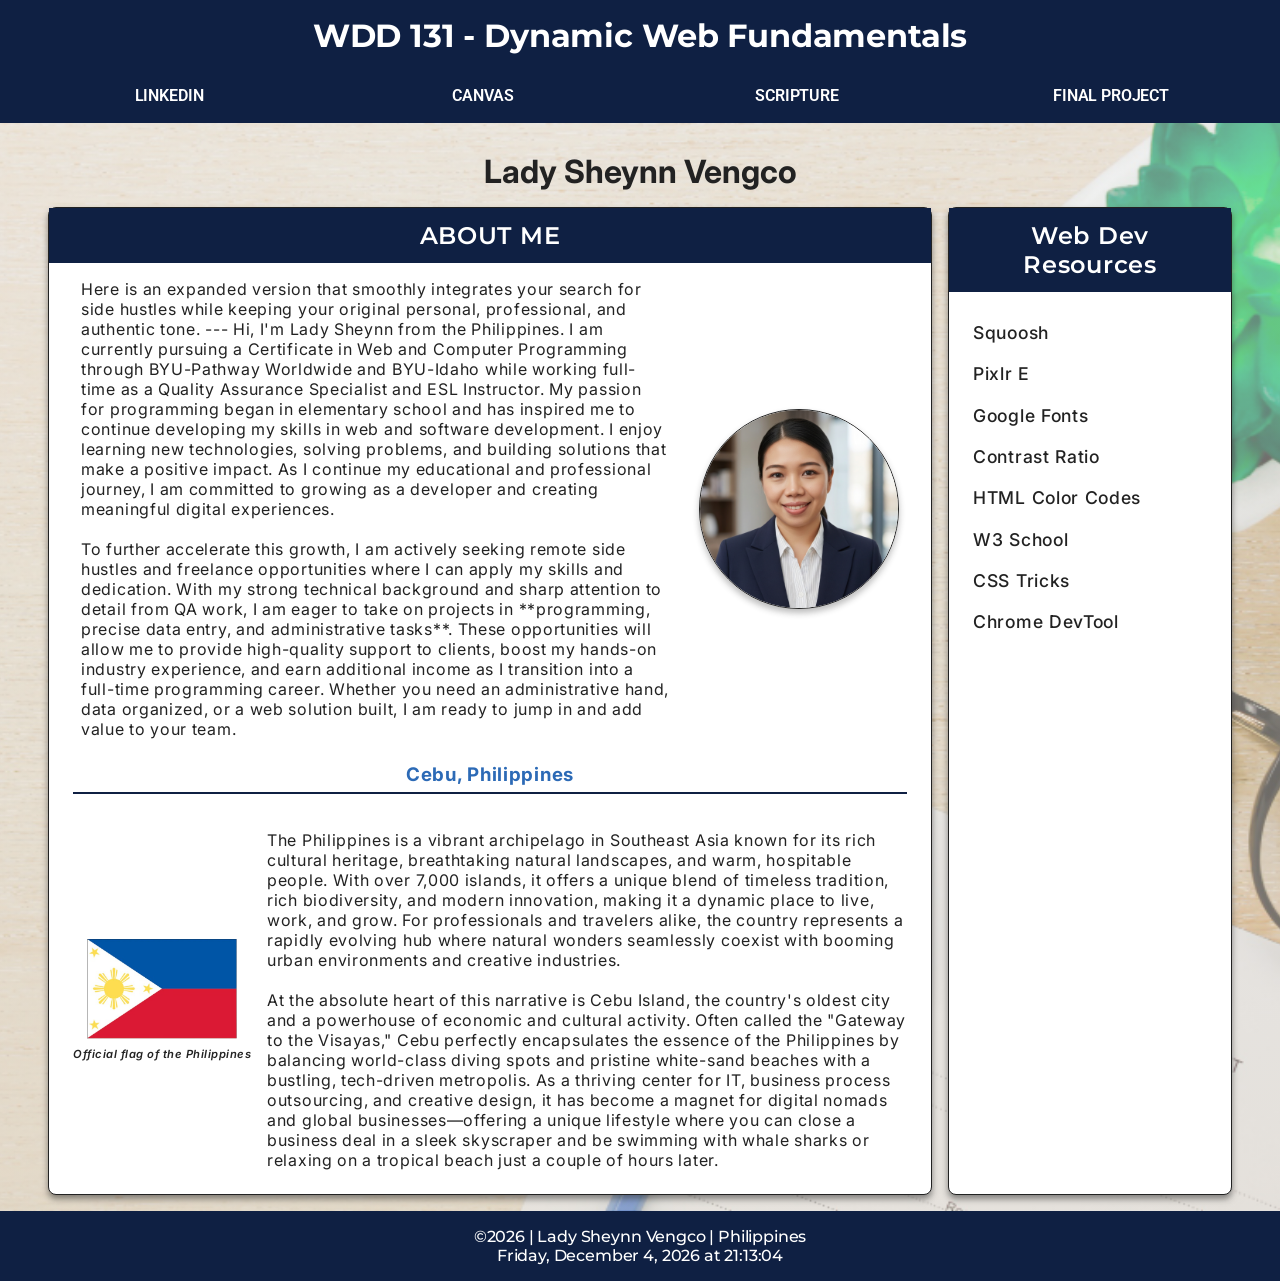
<file: index.html>
<!DOCTYPE html>
<html lang="en">
<head>
    <meta charset="UTF-8">
    <meta name="viewport" content="width=device-width, initial-scale=1.0">
    <title>WDD 131 - Dynamic Web Fundamentals - Lady Sheynn Vengco</title>
    <meta name="description" content="WDD131: Dynamic Web Fundamentals Project - Lady Sheynn V. - Profile Project">
    <meta name="author" content="Lady Sheynn Vengco">
    
    <link rel="stylesheet" href="styles/base.css">
    <link rel="preconnect" href="https://fonts.googleapis.com">
    <link rel="preconnect" href="https://fonts.gstatic.com" crossorigin>
    <link
        href="https://fonts.googleapis.com/css2?family=Inter:ital,opsz,wght@0,14..32,100..900;1,14..32,100..900&family=Montserrat:ital,wght@0,100..900;1,100..900&family=Roboto:ital,wght@0,100..900;1,100..900&display=swap"
        rel="stylesheet">

    <script src="scripts/getdates.js" defer></script>
</head>
<body>
    <header>
        <div class="course-title">
            <span id="course-title">WDD 131 - Dynamic Web Fundamentals</span>
        </div>
        <nav>
            <a href="www.linkedin.com/in/lsvengco">LINKEDIN</a>
            <a href="https://byupw.instructure.com/.">CANVAS</a>
            <a href="https://www.churchofjesuschrist.org/study/scriptures/nt/james/2?lang=eng&id=p18#p18">SCRIPTURE</a>
            <a href="index.html">FINAL PROJECT</a>
        </nav>
    </header>
    <main>
        <h1>Lady Sheynn Vengco</h1>
        <section class="card about-me">
            <h2 class="heading">ABOUT ME</h2>
            <div class="introduction">
                <p class="content">
                    Here is an expanded version that smoothly integrates your search for side hustles while keeping your original personal,
                    professional, and authentic tone.
                    
                    ---
                    
                    Hi, I'm Lady Sheynn from the Philippines. I am currently pursuing a Certificate in Web and Computer Programming through
                    BYU-Pathway Worldwide and BYU-Idaho while working full-time as a Quality Assurance Specialist and ESL Instructor. My
                    passion for programming began in elementary school and has inspired me to continue developing my skills in web and
                    software development. I enjoy learning new technologies, solving problems, and building solutions that make a positive
                    impact. As I continue my educational and professional journey, I am committed to growing as a developer and creating
                    meaningful digital experiences. <br><br>
                    
                    To further accelerate this growth, I am actively seeking remote side hustles and freelance opportunities where I can
                    apply my skills and dedication. With my strong technical background and sharp attention to detail from QA work, I am
                    eager to take on projects in **programming, precise data entry, and administrative tasks**. These opportunities will
                    allow me to provide high-quality support to clients, boost my hands-on industry experience, and earn additional income
                    as I transition into a full-time programming career. Whether you need an administrative hand, data organized, or a web
                    solution built, I am ready to jump in and add value to your team.
                </p>
                <img src="images/profile-pic.png" alt="Lady Sheynn" width="200">
            </div>
            <div class="country"> 
                <h3>Cebu, Philippines</h3>
                <figure class="flag-container">
                    <img src="images/philippine-flag.png" alt="Philippine Flag" width="150">
                    <figcaption class="flag-label">Official flag of the Philippines</figcaption>
                </figure>
                <p class="content">
                    The Philippines is a vibrant archipelago in Southeast Asia known for its rich cultural heritage, breathtaking natural
                    landscapes, and warm, hospitable people. With over 7,000 islands, it offers a unique blend of timeless tradition, rich
                    biodiversity, and modern innovation, making it a dynamic place to live, work, and grow. For professionals and travelers
                    alike, the country represents a rapidly evolving hub where natural wonders seamlessly coexist with booming urban
                    environments and creative industries. <br><br>
                    
                    At the absolute heart of this narrative is Cebu Island, the country's oldest city and a powerhouse of economic and
                    cultural activity. Often called the "Gateway to the Visayas," Cebu perfectly encapsulates the essence of the Philippines
                    by balancing world-class diving spots and pristine white-sand beaches with a bustling, tech-driven metropolis. As a
                    thriving center for IT, business process outsourcing, and creative design, it has become a magnet for digital nomads and
                    global businesses—offering a unique lifestyle where you can close a business deal in a sleek skyscraper and be swimming
                    with whale sharks or relaxing on a tropical beach just a couple of hours later.
                    
                    <!-- I am proud to be from the Philippines, a beautiful Southeast Asian nation known for its diverse culture, stunning
                    islands, and the warmth and resilience of its people. -->
                </p>
            </div>
        </section>
        <section class="card resources">
            <h2 class="heading">Web Dev Resources</h2>
            <ul>
                <li><a href="https://squoosh.app/" target="_blank">Squoosh</a></li>
                <li><a href="https://pixlr.com/editor/" target="_blank">Pixlr E</a></li>
                <li><a href="https://fonts.google.com/" target="_blank">Google Fonts</a></li>
                <li><a href="https://www.siegemedia.com/contrast-ratio?ref=frontendchecklist#%23ffd6d6-on-%23702963">Contrast Ratio</a></li>
                <li><a href="https://htmlcolorcodes.com/" target="_blank">HTML Color Codes</a></li>
                <li><a href="https://www.w3schools.com/" target="_blank">W3 School</a></li>
                <li><a href="https://css-tricks.com/guides/" target="_blank">CSS Tricks</a></li>
                <li><a href="https://developer.chrome.com/docs/devtools/" target="_blank">Chrome DevTool</a></li>
            </ul>
        </section>
    </main>
    <footer>
        <p>&copy;<span id="currentyear"></span> | Lady Sheynn Vengco | Philippines</p>
        <p id="lastModified"></p>
    </footer>
</body>
</html>
</file>
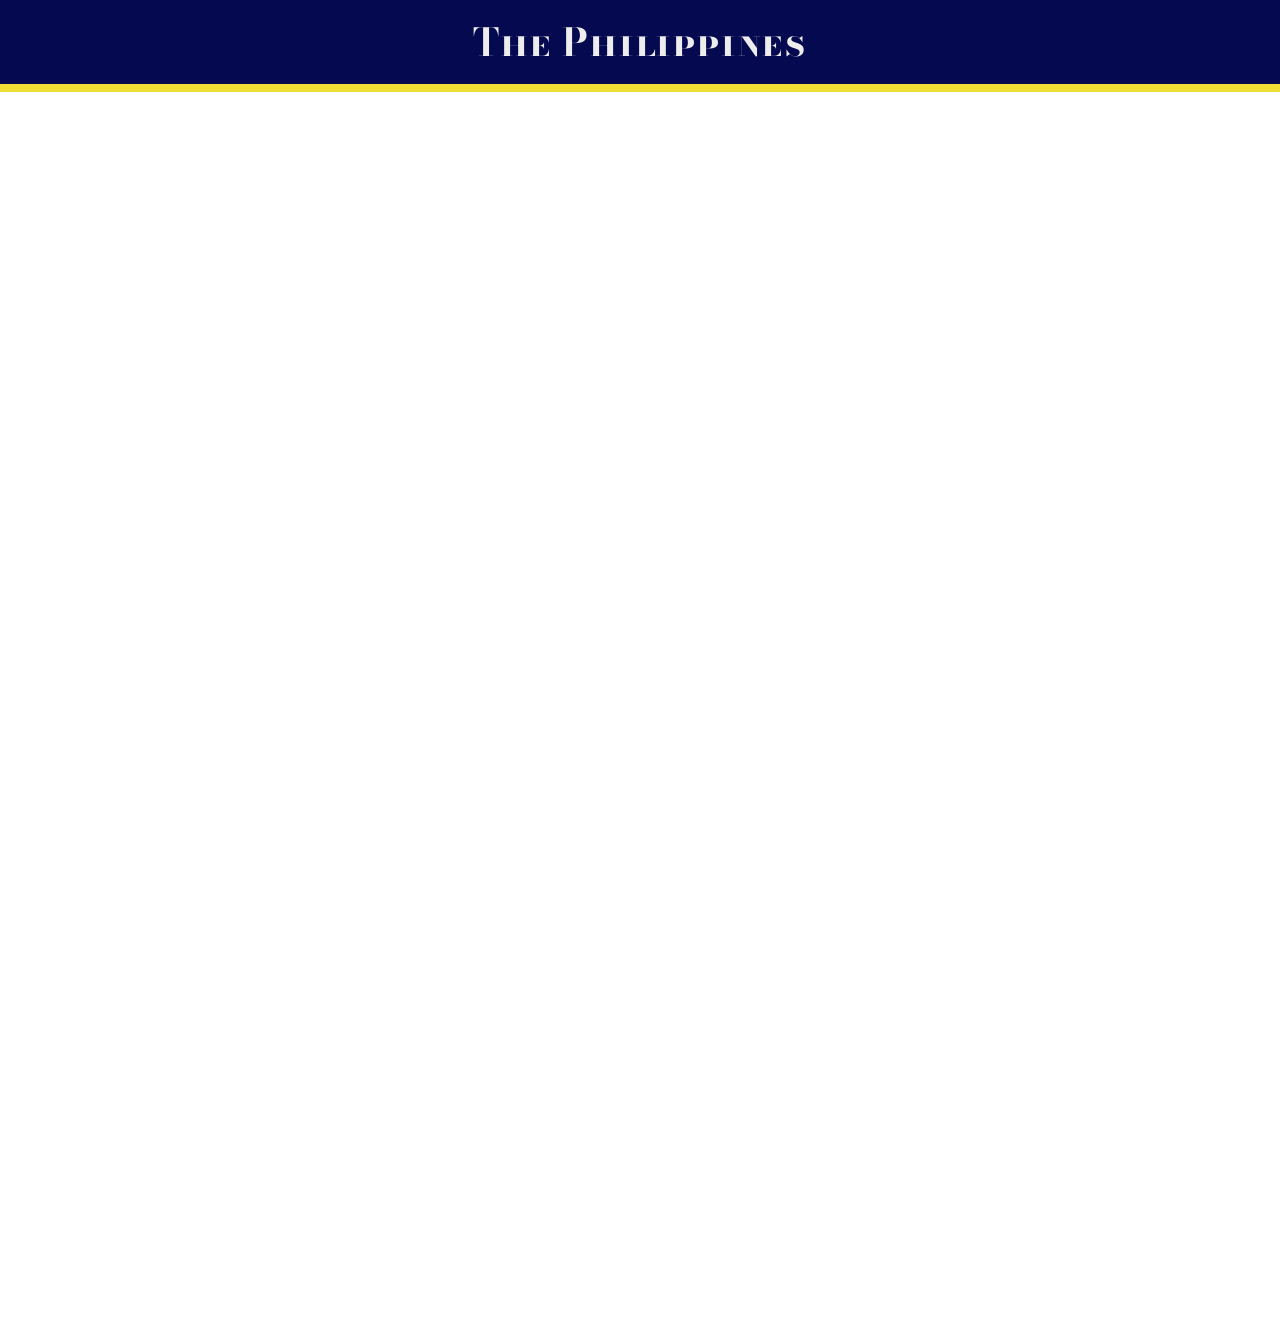
<file: place.html>
<!DOCTYPE html>
<html lang="en">
<head>
    <meta charset="UTF-8">
    <meta name="viewport" content="width=device-width, initial-scale=1.0">
    <title>W03 Assignment: Country Page</title>
    <meta name="description" content="A custom-built webpage showcasing a featured country or travel destination,
        designed to meet specific structural and developmental guidelines.t">
    <meta name="author" content="Lady Sheynn Vengco">

    <!-- External Links -->
    <link rel="preconnect" href="https://fonts.googleapis.com">
    <link rel="preconnect" href="https://fonts.gstatic.com" crossorigin>
    <link
        href="https://fonts.googleapis.com/css2?family=Bodoni+Moda+SC:ital,opsz,wght@0,6..96,400..900;1,6..96,400..900&family=Montserrat:ital@0;1&family=Roboto+Slab:wght@100..900&display=swap"
        rel="stylesheet">

    <link rel="stylesheet" href="styles/place.css">
    <script src="scripts/place.js" defer></script>
</head>
<body>
    <header>
        <div class="title">
            <h1>The Philippines</h1>
        </div>
    </header>

    <main>
        <div class="hero">
            <picture>
                <source media="(min-width: 1000px)" srcset="images/place-hero-large.webp">
                <source media="(min-width: 600px)" srcset="images/place-hero-medium.webp">
                <img src="images/place-hero-small.webp" alt="Swim with the Whale Sharks in Oslob, Cebu" width="400" height="600">
            </picture>
        </div>
        <section class="card data">
            <h2>DATA</h2>
            <dl>
                <dt>Area:</dt>
                <dd>300,000 sq km</dd>

                <dt>Population:</dt>
                <dd>Approximately 117 million</dd>

                <dt>Capital:</dt>
                <dd>Manila</dd>

                <dt>Languages:</dt>
                <dd>Filipino and English (official langauges)</dd>

                <dt>Currency:</dt>
                <dd>Philippines peso (PHP) (symbol: ₱)</dd>

                <dt>Time Zone:</dt>
                <dd>Philippine Time (PHT) — UTC+8</dd>
                
                <dt>Calling Code:</dt>
                <dd>+63</dd>

                <dt>Internet TLD:</dt>
                <dd>.ph</dd>
            </dl>
        </section>

        <section class="card weather">
            <h2>WEATHER</h2>
            <img src="images/cloudy-day-2.svg" alt="weather icon">

            <dl>
                <dt>Temperature:</dt>
                <dd><span id="temperature">31</span> °C</dd>

                <dt>Conditions:</dt>
                <dd>Mostly Sunny</dd>

                <dt>Wind:</dt>
                <dd><span id="wind-speed">5</span> km/h</dd>

                <dt>Wind Chill:</dt>
                <dd><span id="wind-chill"></span></dd>
            </dl>
        </section>
    </main>

    <footer>
        <p>&copy;<span id="currentyear"></span> | Lady Sheynn Vengco | Philippines</p>
        <p id="lastModified"></p>
    </footer>
</body>
</html>
</file>
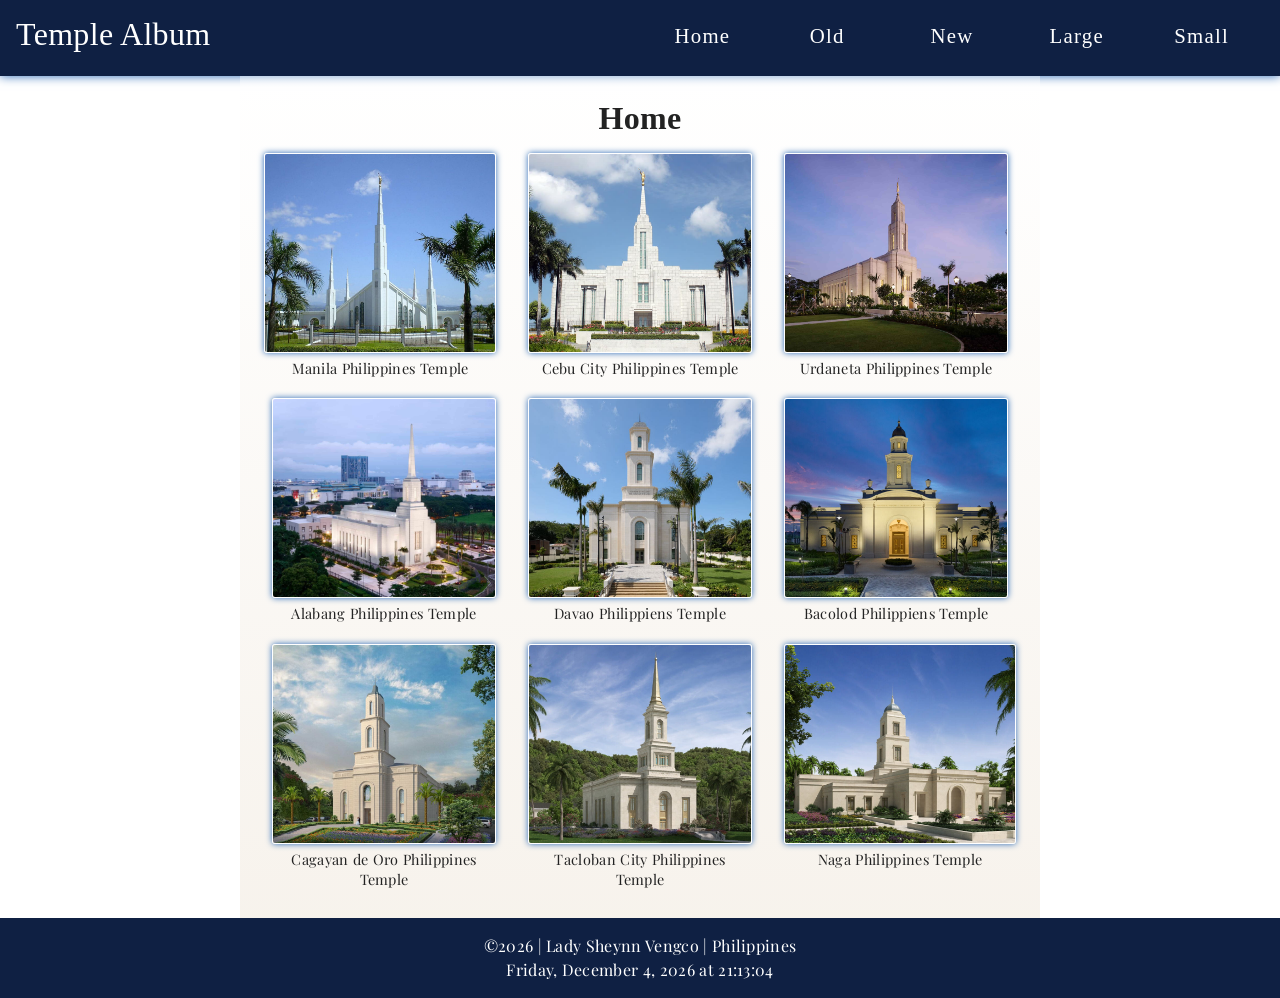
<file: temples.html>
<!DOCTYPE html>
<html lang="en">
<head>
    <meta charset="UTF-8">
    <meta name="viewport" content="width=device-width, initial-scale=1.0">
    <title>W02 Assignment: Picture Album</title>
    <meta name="description" content="A web development assignment applying responsive design principles 
        to create a picture album page with a hamburger menu and user interactions.">
    <meta name="author" content="Lady Sheynn Vengco">

    <!-- External Source -->
    <link rel="preconnect" href="https://fonts.googleapis.com">
    <link rel="preconnect" href="https://fonts.gstatic.com" crossorigin>
    <link
        href="https://fonts.googleapis.com/css2?family=Montenegrin+Gothic+One&family=Playfair+Display:ital,wght@0,400..900;1,400..900&display=swap"
        rel="stylesheet">

    <link rel="stylesheet" href="styles/temples.css">
    <link rel="stylesheet" href="styles/temples-large.css">
    <script src="scripts/temples.js" defer></script>
</head>
<body>
    <header>
        <div class="page-title">Temple Album</div>
        <div class="navbar">

            <!-- Hamburger / Close Toggle Button -->
            <div class="hamburger-btn" id="hamburger-btn">
                <span></span>
            </div>

            <!-- Navigation Links -->
            <nav id="menu-nav">
                <a href="#home" class="active">Home</a>
                <a href="#old">Old</a>
                <a href="#new">New</a>
                <a href="#large">Large</a>
                <a href="#small">Small</a>
            </nav>
        </div>
    </header>

    <main>
        <h1>Home</h1>
        <div class="gallery-container">
            <!-- Temple 1 -->
            <figure>
                <img src="images/manila-philippines-temple.jpg" alt="Manila Philippines Temple" width="200">
                <figcaption>Manila Philippines Temple</figcaption>
            </figure>
            <!-- Temple 2 -->
            <figure>
                <img src="images/cebu-city-ph-temple.jpg" alt="Cebu City Philippines Temple">
                <figcaption>Cebu City Philippines Temple</figcaption>
            </figure>
            <!-- Temple 3 -->
            <figure>
                <img src="images/urdaneta-ph-temple.jpg" alt="Urdaneta Philippines Temple">
                <figcaption>Urdaneta Philippines Temple</figcaption>
            </figure>
            <!-- Temple 4 -->
            <figure>
                <img src="images/alabang-philippines-temple.jpg" alt="Alabang Philippines Temple">
                <figcaption>Alabang Philippines Temple</figcaption>
            </figure>
            <!-- Temple 5 -->
            <figure>
                <img src="images/davao-philippines-temple.jpg" alt="Davao Philippines Temple">
                <figcaption>Davao Philippiens Temple</figcaption>
            </figure>
            <!-- Temple 6 -->
            <figure>
                <img src="images/bacolod-philippines-temple.jpg" alt="Bacolod Philippines Temple">
                <figcaption>Bacolod Philippiens Temple</figcaption>
            </figure>
            <!-- Temple 7 -->
            <figure>
                <img src="images/cagayan-de-oro-ph-temple.jpg" alt="Cagayan de Oro Philippines Temple">
                <figcaption>Cagayan de Oro Philippines Temple</figcaption>
            </figure>
            <!-- Temple 8 -->
            <figure>
                <img src="images/tacloban-city-ph-temple.jpg" alt="Tacloban City Philippines Temple">
                <figcaption>Tacloban City Philippines Temple</figcaption>
            </figure>
            <!-- Temple 9 -->
            <figure>
                <img src="images/naga-philippines-temple.jpg" alt="Naga Philippines Temple">
                <figcaption>Naga Philippines Temple</figcaption>
            </figure>
        </div>
    </main>
    
    <footer>
        <p>&copy;<span id="currentyear"></span> | Lady Sheynn Vengco | Philippines</p>
        <p id="lastModified"></p>
    </footer>
</body>
</html>
</file>
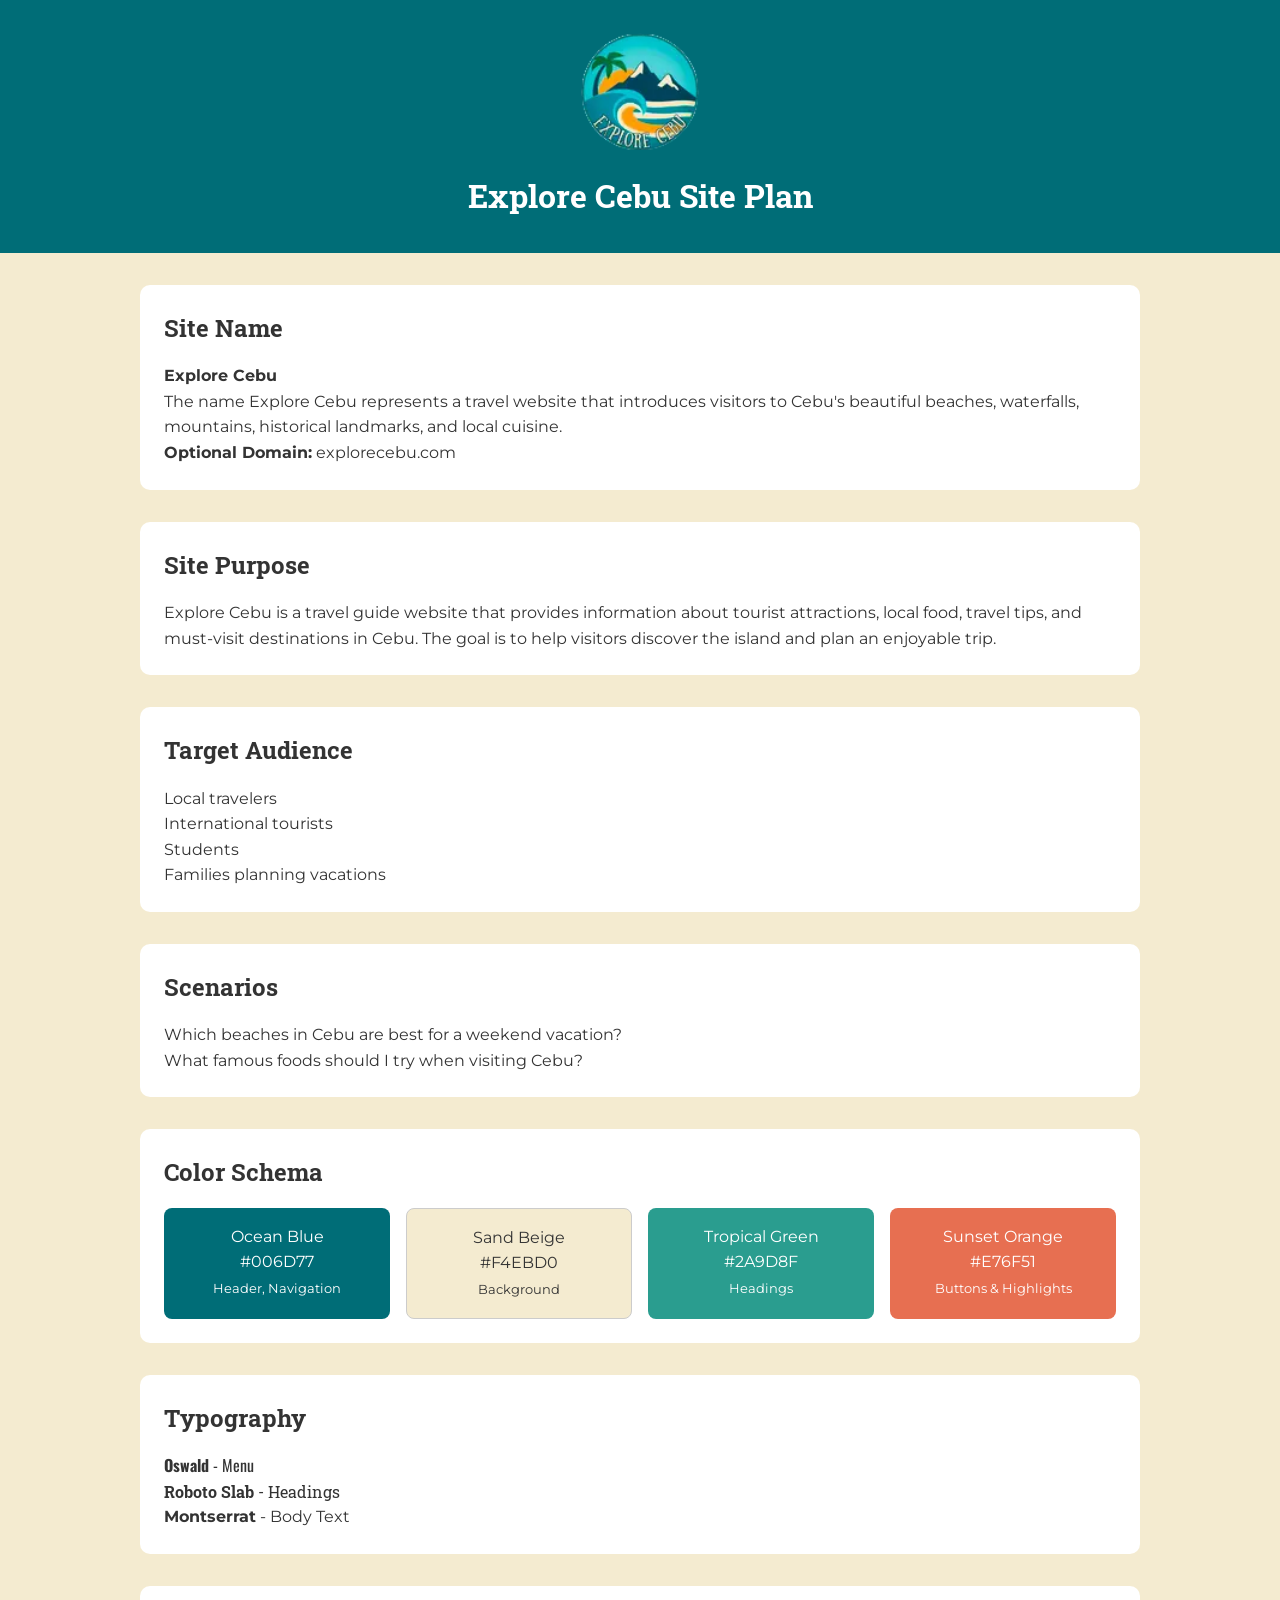
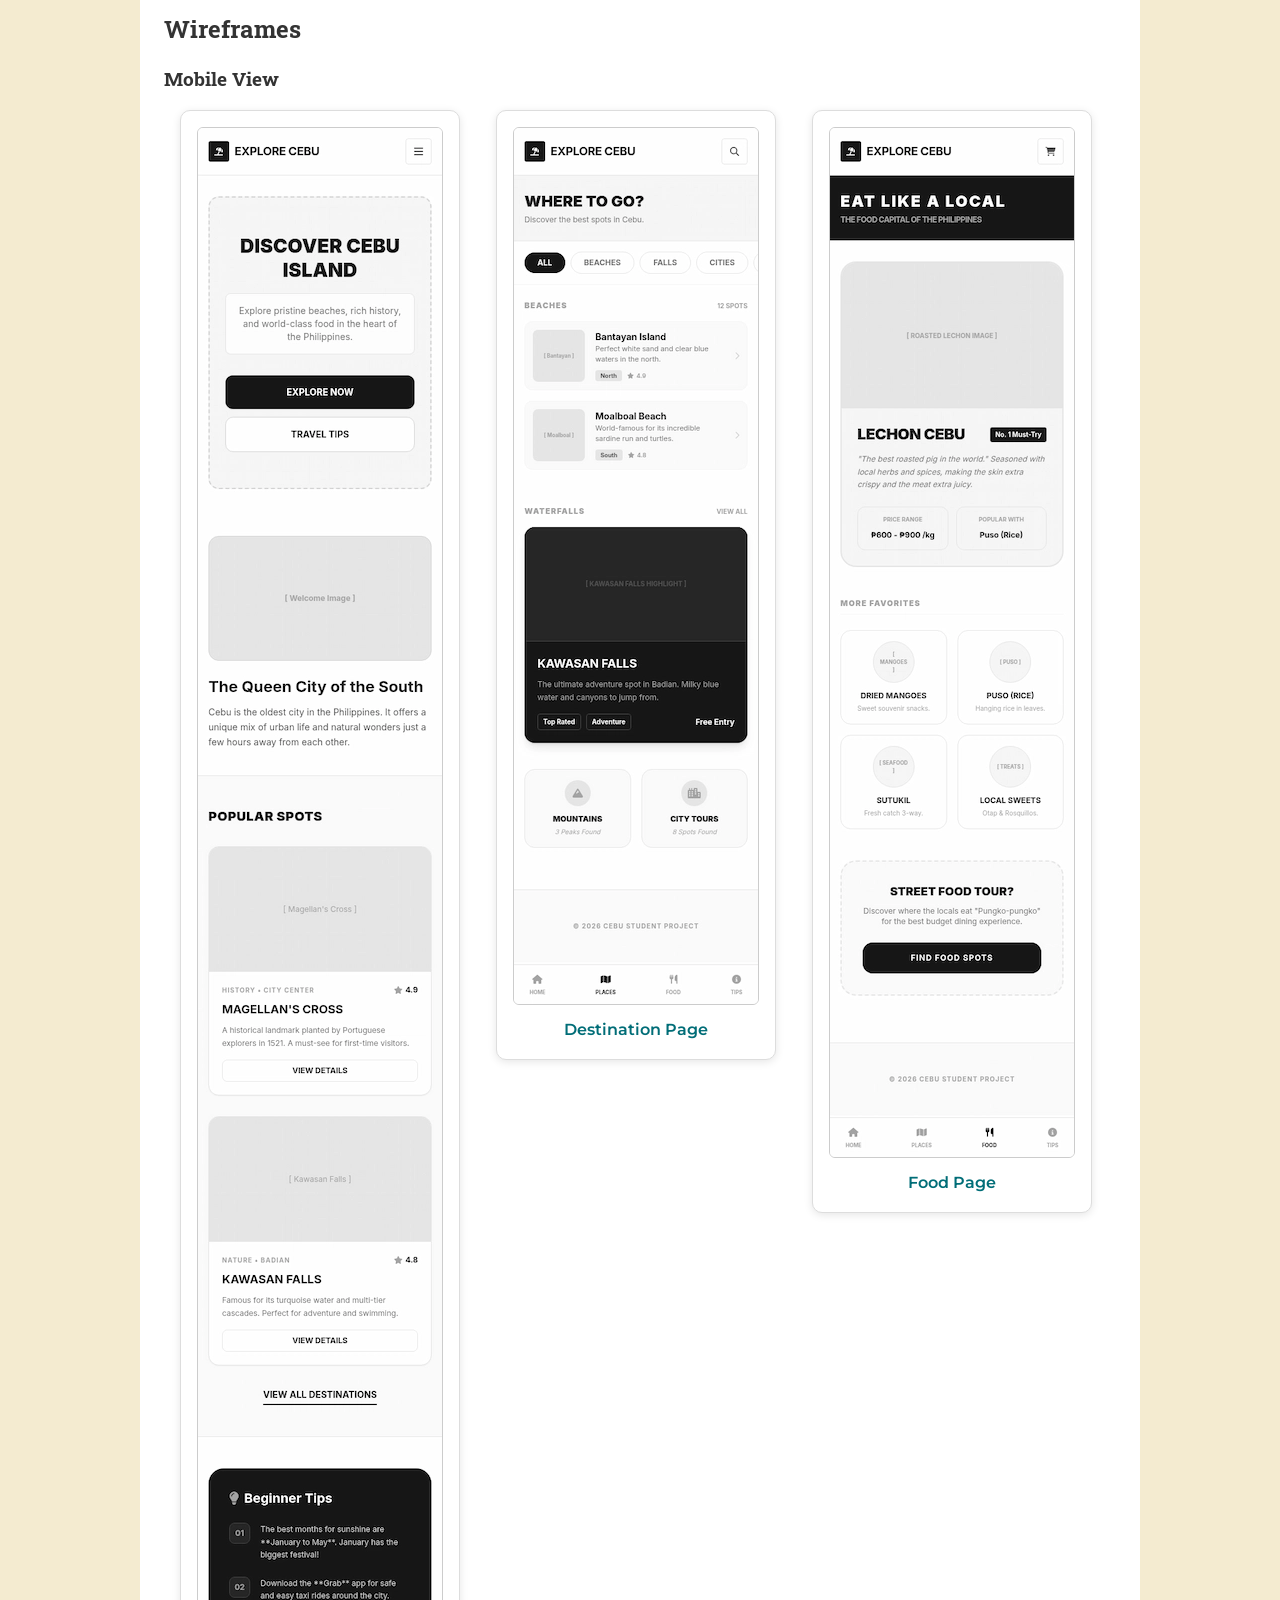
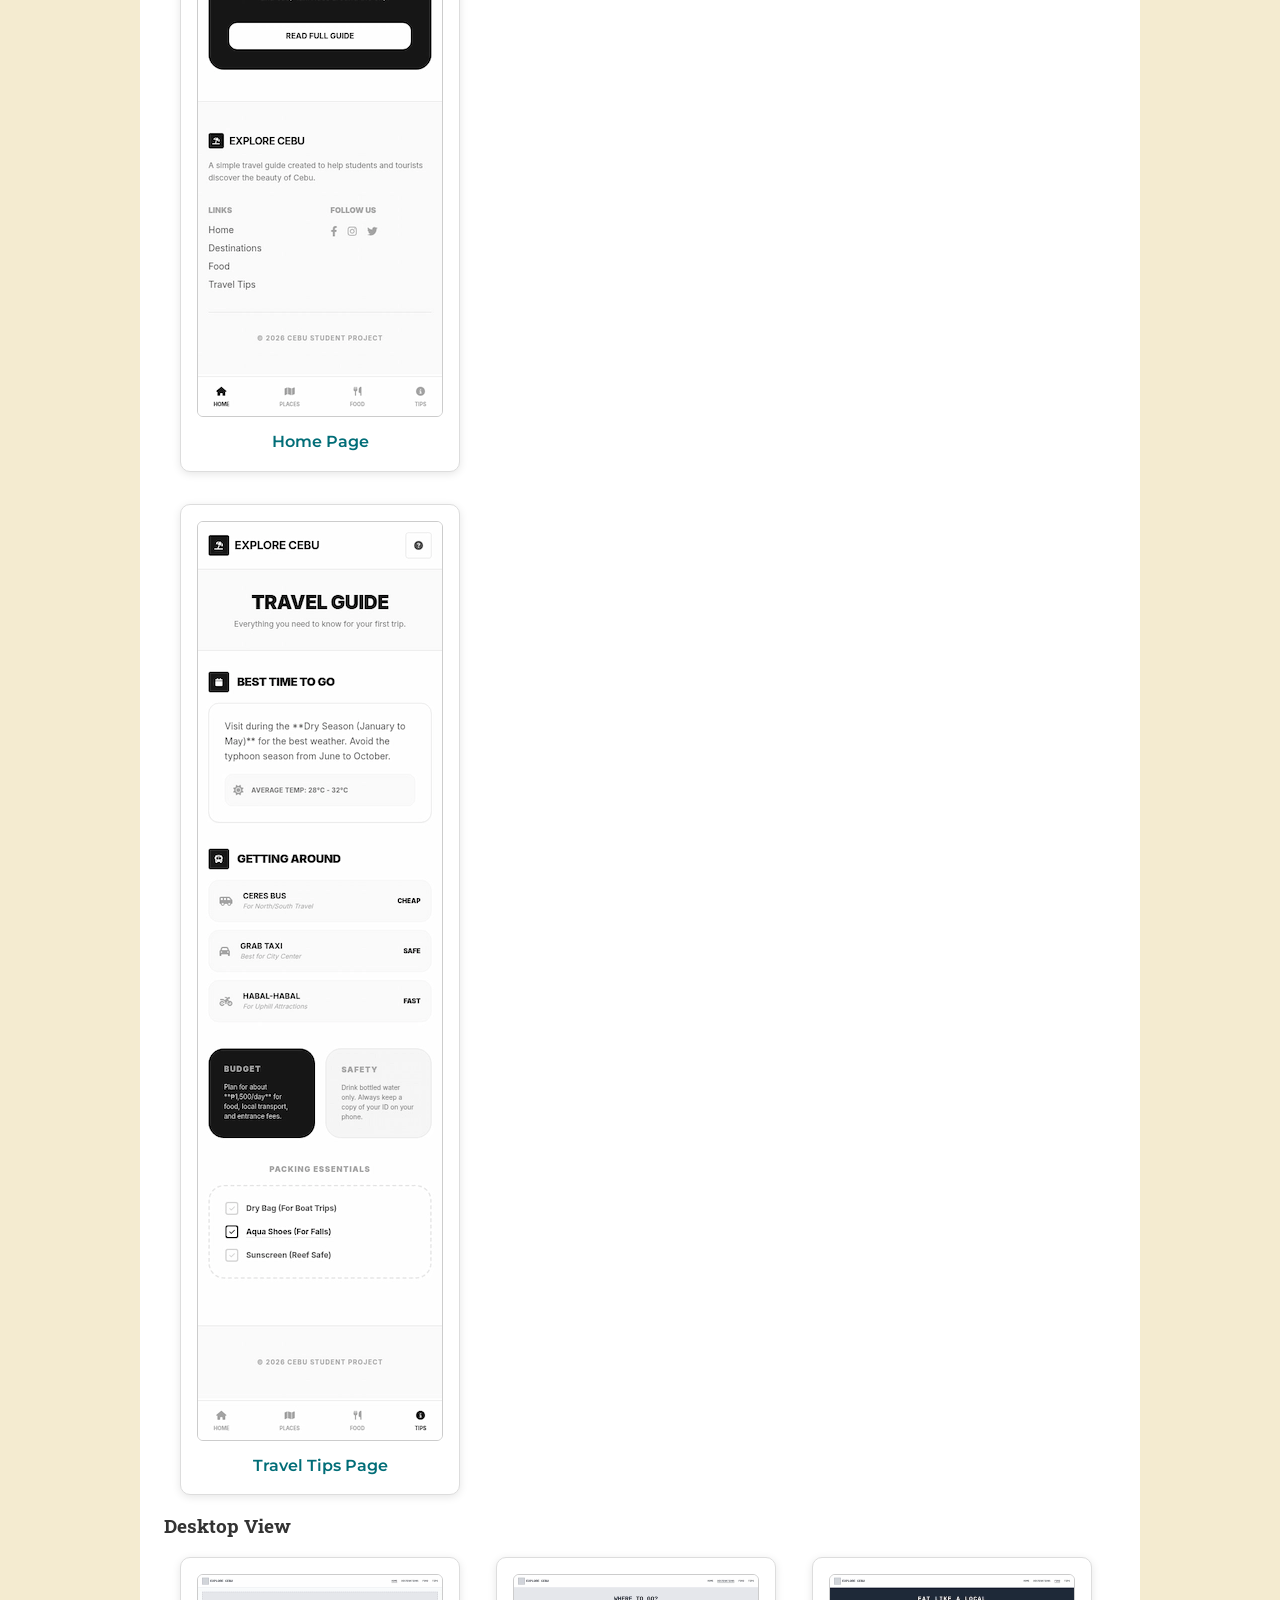
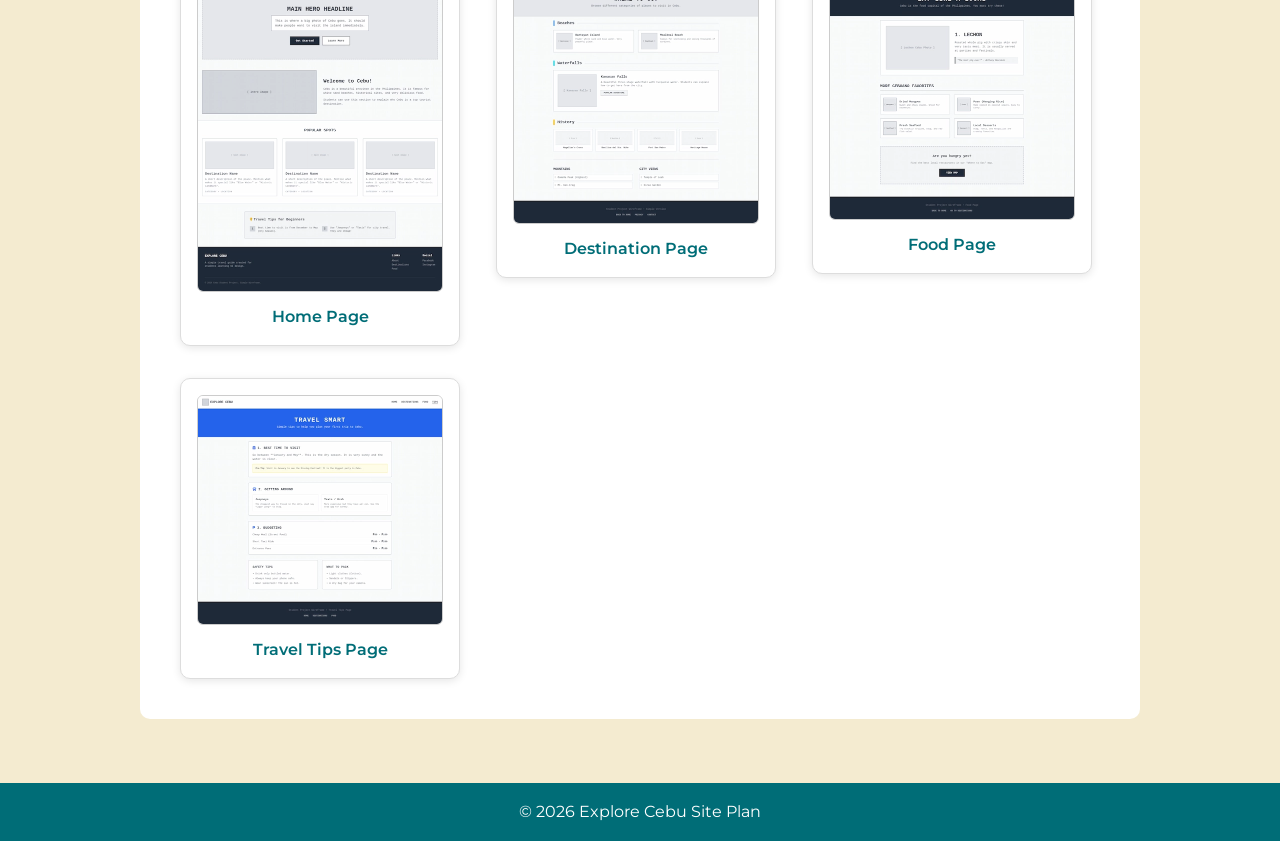
<file: project/siteplan.html>
<!DOCTYPE html>
<html lang="en">
<head>
    <meta charset="UTF-8">
    <meta name="viewport" content="width=device-width, initial-scale=1.0">
    <title>Explore Cebu - Site Plan</title>
    <meta name="description" content="Site plan and design document for Explore Cebu, outlining the target audience, color palette, typography, and wireframe layout.">
    <meta name="author" content="Lady Sheynn Vengco">

    <!-- Google Fonts -->
    <link rel="preconnect" href="https://fonts.googleapis.com">
    <link rel="preconnect" href="https://fonts.gstatic.com" crossorigin>
    <link href="https://fonts.googleapis.com/css2?family=Montserrat:ital@0;1&family=Oswald:wght@200..700&family=Roboto+Slab:wght@100..900&display=swap" rel="stylesheet">

    <!-- External Links -->
     <link rel="stylesheet" href="styles/siteplan.css">
</head>
<body>
    <header>
        <img src="images/explore-cebu-logo-small.webp" alt="Explore Cebu Logo" class="logo">
        <h1>Explore Cebu Site Plan</h1>
    </header>
    
    <main>
    
        <section>
            <h2>Site Name</h2>
    
            <p><strong>Explore Cebu</strong></p>
    
            <p>
                The name Explore Cebu represents a travel website that introduces
                visitors to Cebu's beautiful beaches, waterfalls, mountains,
                historical landmarks, and local cuisine.
            </p>
    
            <p><strong>Optional Domain:</strong> explorecebu.com</p>
        </section>
    
        <section>
            <h2>Site Purpose</h2>
    
            <p>
                Explore Cebu is a travel guide website that provides information
                about tourist attractions, local food, travel tips, and must-visit
                destinations in Cebu. The goal is to help visitors discover the
                island and plan an enjoyable trip.
            </p>
        </section>
    
        <section>
            <h2>Target Audience</h2>
    
            <ul>
                <li>Local travelers</li>
                <li>International tourists</li>
                <li>Students</li>
                <li>Families planning vacations</li>
            </ul>
        </section>
    
        <section>
            <h2>Scenarios</h2>
    
            <ul>
                <li>Which beaches in Cebu are best for a weekend vacation?</li>
                <li>What famous foods should I try when visiting Cebu?</li>
            </ul>
        </section>
    
        <section>
            <h2>Color Schema</h2>
    
            <div class="colors">
    
                <div class="color-card blue">
                    <p>Ocean Blue</p>
                    <p>#006D77</p>
                    <small>Header, Navigation</small>
                </div>
    
                <div class="color-card beige">
                    <p>Sand Beige</p>
                    <p>#F4EBD0</p>
                    <small>Background</small>
                </div>
    
                <div class="color-card green">
                    <p>Tropical Green</p>
                    <p>#2A9D8F</p>
                    <small>Headings</small>
                </div>
    
                <div class="color-card orange">
                    <p>Sunset Orange</p>
                    <p>#E76F51</p>
                    <small>Buttons & Highlights</small>
                </div>
    
            </div>
        </section>
    
        <section>
            <h2>Typography</h2>

            <p class="menu-text"><strong>Oswald</strong> - Menu</p>
    
            <p class="heading-text"><strong>Roboto Slab</strong> - Headings</p>
    
            <p class="body-text"><strong>Montserrat</strong> - Body Text</p>
    
        </section>
    
        <section>
            <h2>Wireframes</h2>
    
            <h3>Mobile View</h3>
    
            <figure class="mobile-view">
                <img src="images/mobile-home-244.webp" srcset="images/mobile-home-244.webp, images/mobile-home.webp" alt="Homepage">
                <figcaption>Home Page</figcaption>
            </figure>
            <figure class="mobile-view">
                <img src="images/mobile-destination-244.webp" srcset="images/mobile-destination-244.webp, images/mobile-destination.webp" alt="Destination Page">
                <figcaption>Destination Page</figcaption>
            </figure>
            <figure class="mobile-view">
                <img src="images/mobile-food-244.webp" srcset="images/mobile-food-244.webp, images/mobile-food.webp"  alt="Food Page">
                <figcaption>Food Page</figcaption>
            </figure>
            <figure class="mobile-view">
                <img src="images/mobile-traveltips-244.webp" srcset="images/mobile-traveltips-244.webp, images/mobile-traveltips.webp" alt="Travel Tips Page">
                <figcaption>Travel Tips Page</figcaption>
            </figure>
    
            <h3>Desktop View</h3>
            <figure class="desktop-view">
                <img src="images/desktop-home-488.webp" srcset="images/desktop-home-488.webp, images/desktop-home-244.webp" alt="Homepage">
                <figcaption>Home Page</figcaption>
            </figure>
            <figure class="desktop-view">
                <img src="images/desktop-destination-488.webp" srcset="images/desktop-destination-488.webp, images/desktop-destination-244.webp" alt="Destination Page">
                <figcaption>Destination Page</figcaption>
            </figure>
            <figure class="desktop-view">
                <img src="images/desktop-food-488.webp" srcset="images/desktop-food-488.webp, images/desktop-food-244.webp" alt="Food Page">
                <figcaption>Food Page</figcaption>
            </figure>
            <figure class="desktop-view">
                <img src="images/desktop-traveltips-488.webp" srcset="images/desktop-traveltips-488.webp, images/desktop-traveltips-244.webp" alt="Travel Tips Page">
                <figcaption>Travel Tips Page</figcaption>
            </figure>
    
        </section>
    
    </main>
    
    <footer>
        <p>&copy; 2026 Explore Cebu Site Plan</p>
    </footer>
</body>
</html>
</file>
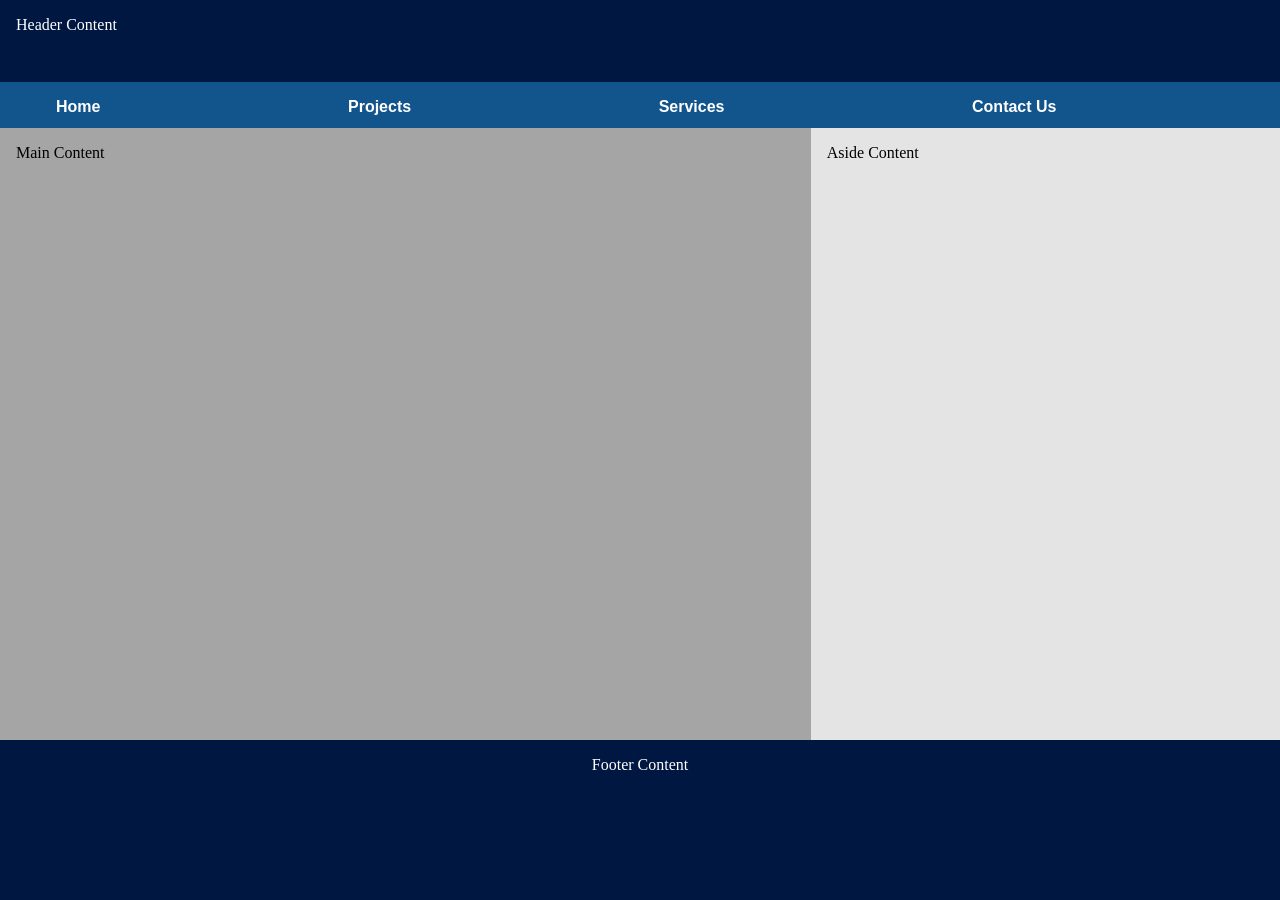
<file: week01/basic-layout.html>
<!DOCTYPE html>
<html lang="en">
<head>
    <meta charset="UTF-8">
    <meta name="viewport" content="width=device-width, initial-scale=1.0">
    <title>W01 Learning Activity: HTML and CSS Review</title>
    <link rel="stylesheet" href="styles/layout.css">
</head>
<body>
    <header>
        <p>Header Content</p>
        <nav>
            <a href="">Home</a>
            <a href="">Projects</a>
            <a href="">Services</a>
            <a href="">Contact Us</a>
        </nav>
    </header>
    <main>
        <section><p>Main Content</p></section>
        <aside><p>Aside Content</p></aside>
    </main>
    <footer><p>Footer Content</p></footer>
</body>
</html>
</file>
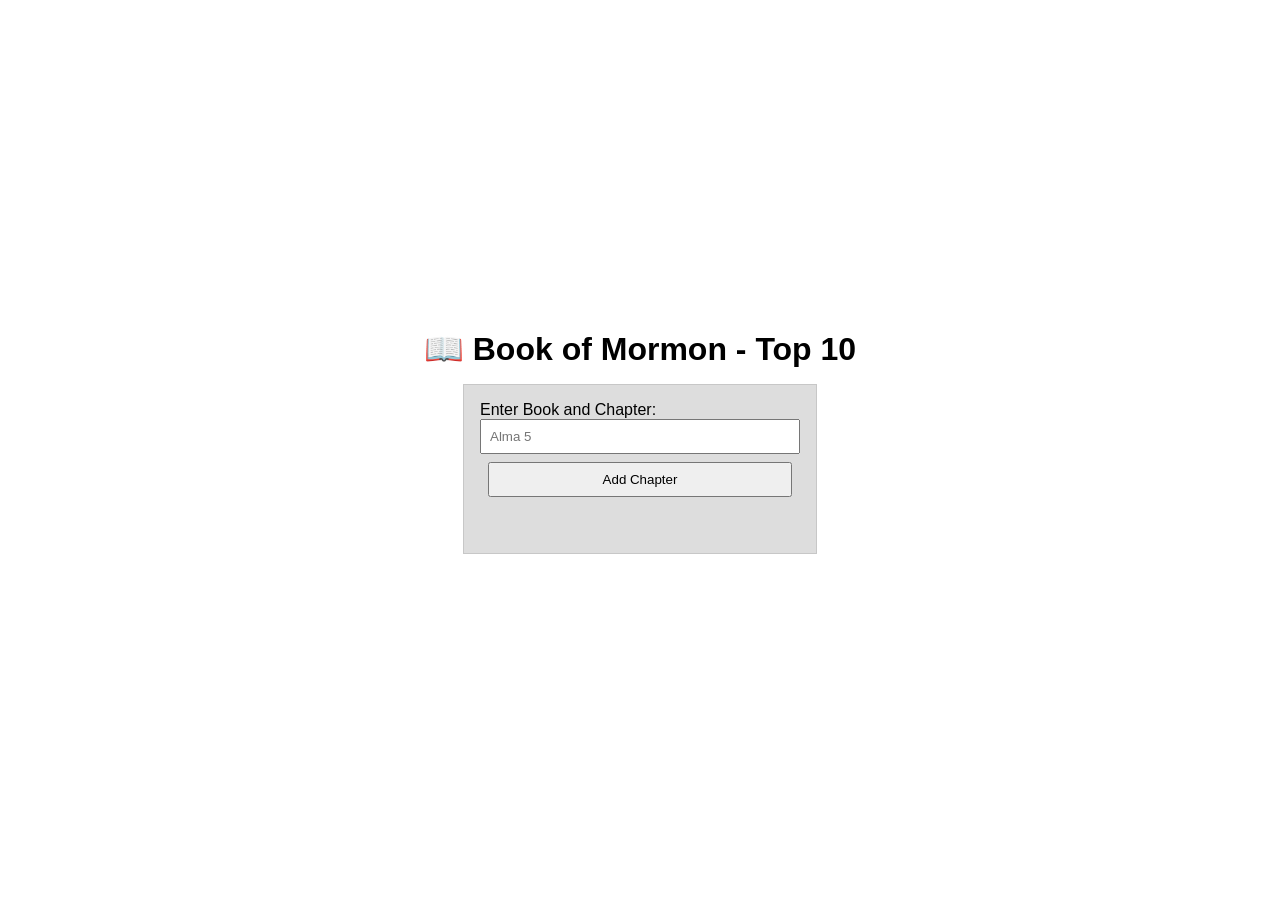
<file: week02/bom.html>
<!DOCTYPE html>
<html lang="en">
<head>
    <meta charset="UTF-8">
    <meta name="viewport" content="width=device-width, initial-scale=1.0">
    <title>W02 Learning Activity: Document Object Model</title>
    <meta name="description" content="This app allows users to enter their favorite Book of Mormon chapters 
        and display them in a list that updates automatically on the screen. 
        Entries can then be deleted from the list.">
    <meta name="author" content="Lady Sheynn Vengco">
    
    <link rel="preconnect" href="https://fonts.googleapis.com">
    <link rel="preconnect" href="https://fonts.gstatic.com" crossorigin>
    <link href="https://fonts.googleapis.com/css2?family=Roboto:ital,wght@0,100..900;1,100..900&display=swap"
        rel="stylesheet">
    
    <link rel="stylesheet" href="styles/bom.css">
    <script src="scripts/bom.js" defer></script>
</head>
<body>
    <h1>📖 Book of Mormon - Top 10</h1>
    <main>
        <label for="favchap">Enter Book and Chapter: </label>
        <input type="text" id="favchap" placeholder="Alma 5">
        <button type="submit">Add Chapter</button>
        <ul id="list"></ul>
    </main>
</body>
</html>
</file>
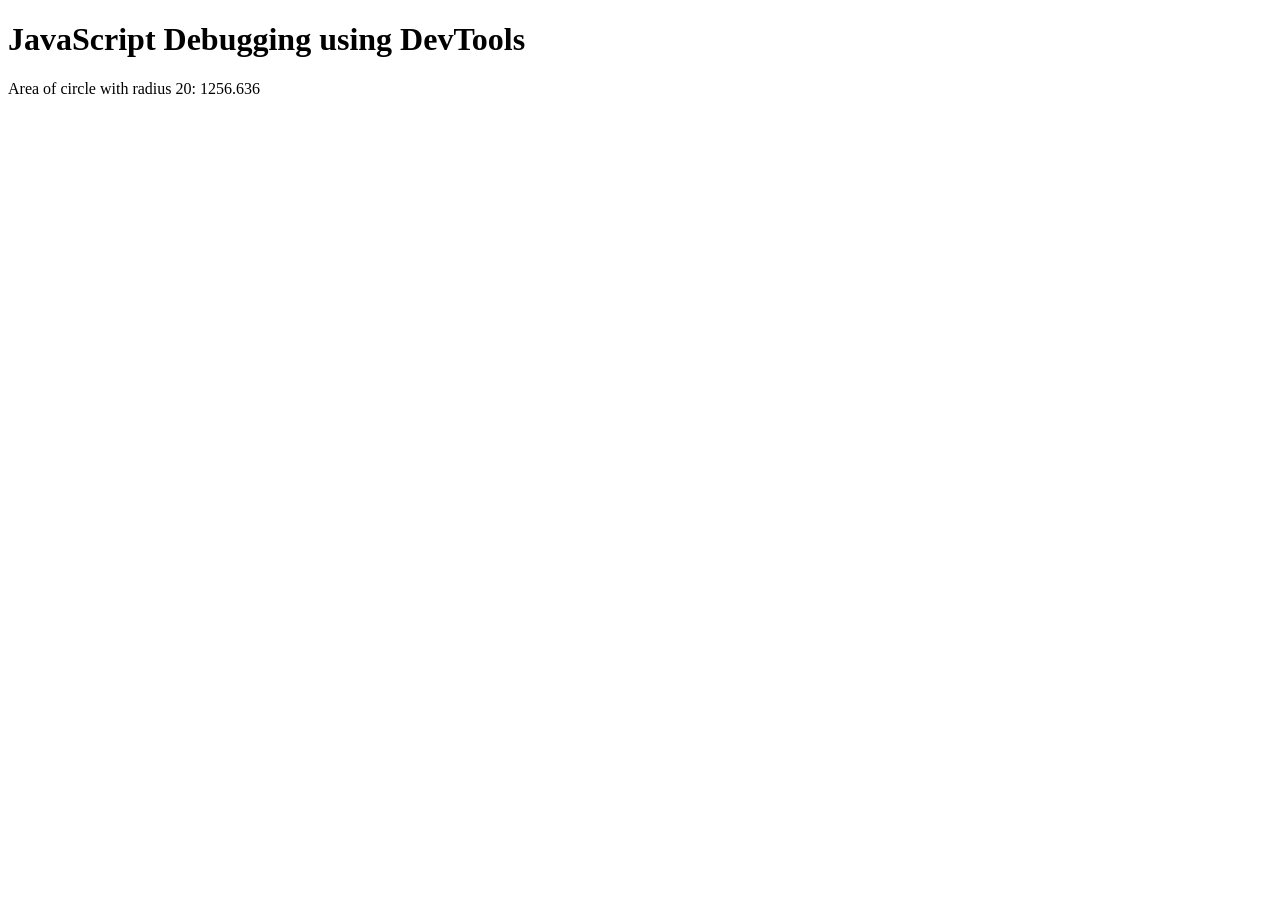
<file: week02/debugging.html>
<!DOCTYPE html>
<html lang="en">
<head>
    <meta charset="UTF-8">
    <meta name="viewport" content="width=device-width, initial-scale=1.0">
    <title>W02 Learning Activity: JavaScript Debugging</title>

    <script src="scripts/debugging.js" defer></script>
</head>
<body>
    <h1>JavaScript Debugging using DevTools</h1>
    <p>Area of circle with radius <span id="radius"></span>: <span id="area"></span></p>
</body>
</html>
</file>
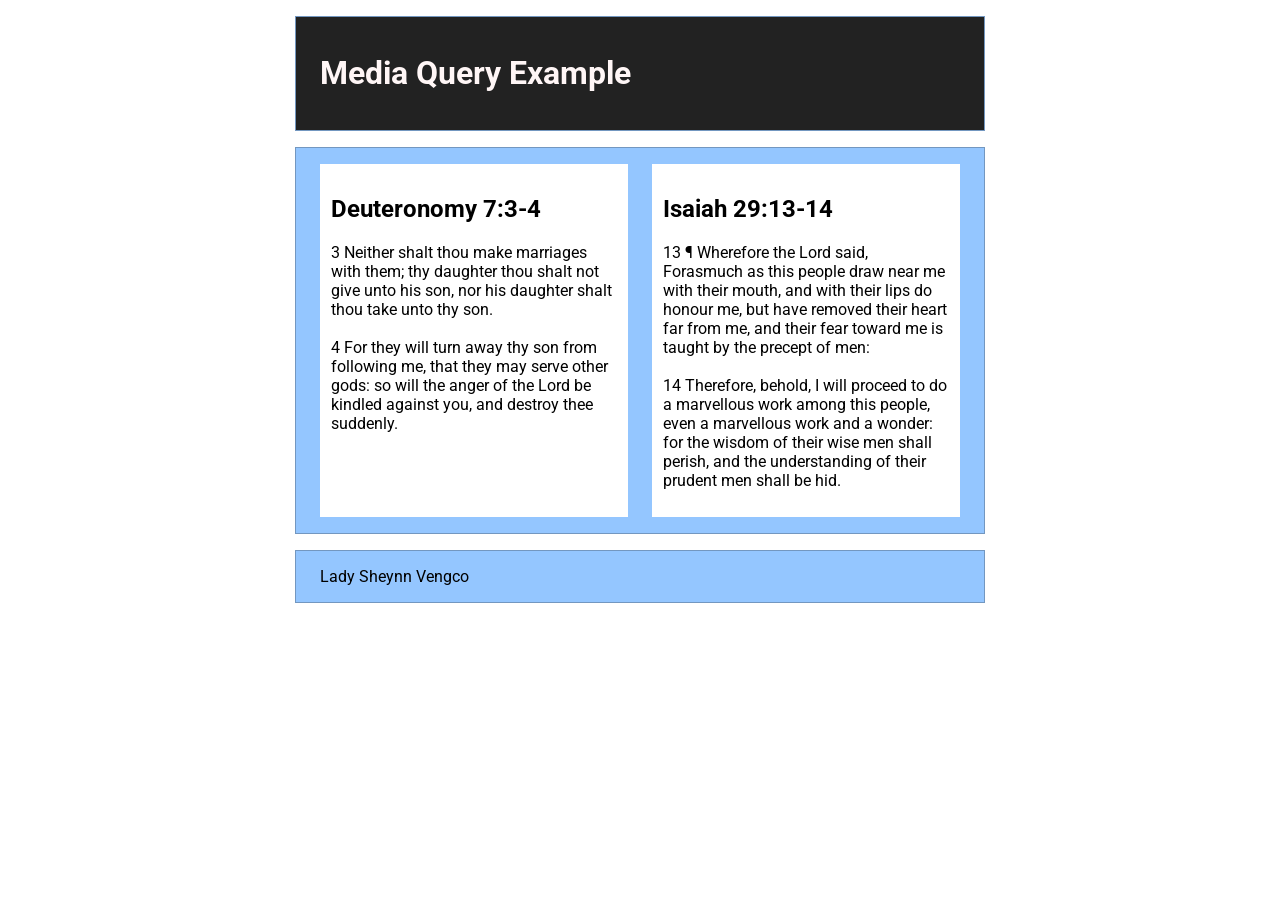
<file: week02/media-query.html>
<!DOCTYPE html>
<html lang="en">
<head>
    <meta charset="UTF-8">
    <meta name="viewport" content="width=device-width, initial-scale=1.0">
    <title>W02 Learning Activities: CSS Media Queries</title>
    <meta name="description" content="CSS media queries let you apply different styles to your website based on the characteristics of the device being used to view it. 
        They allow the site to adapt to different screen sizes, orientations, and even user preferences.">
    <meta name="author" content="Lady Sheynn Vengco">
    
    <link rel="preconnect" href="https://fonts.googleapis.com">
    <link rel="preconnect" href="https://fonts.gstatic.com" crossorigin>
    <link href="https://fonts.googleapis.com/css2?family=Roboto:ital,wght@0,100..900;1,100..900&display=swap"
        rel="stylesheet">
    
    <link rel="stylesheet" href="styles/media-query.css">
    <link rel="stylesheet" href="styles/media-query-large.css">
</head>
<body>
    <header>
        <h1>Media Query Example</h1>
    </header>
    <main>
        <section>
            <h2>Deuteronomy 7:3-4</h2>
            <p>3 Neither shalt thou make marriages with them; thy daughter thou shalt not give unto his son, nor his daughter shalt
            thou take unto thy son. 
            <br><br>
            4 For they will turn away thy son from following me, that they may serve other gods: so will the anger of the Lord be
            kindled against you, and destroy thee suddenly.</p>
        </section>
        <section>
            <h2>Isaiah 29:13-14</h2>
            <p>13 ¶ Wherefore the Lord said, Forasmuch as this people draw near me with their mouth, and with their lips do honour me,
            but have removed their heart far from me, and their fear toward me is taught by the precept of men:
            <br><br>
            14 Therefore, behold, I will proceed to do a marvellous work among this people, even a marvellous work and a wonder: for
            the wisdom of their wise men shall perish, and the understanding of their prudent men shall be hid.</p>
        </section>
    </main>
    <footer>Lady Sheynn Vengco</footer>
</body>
</html>
</file>
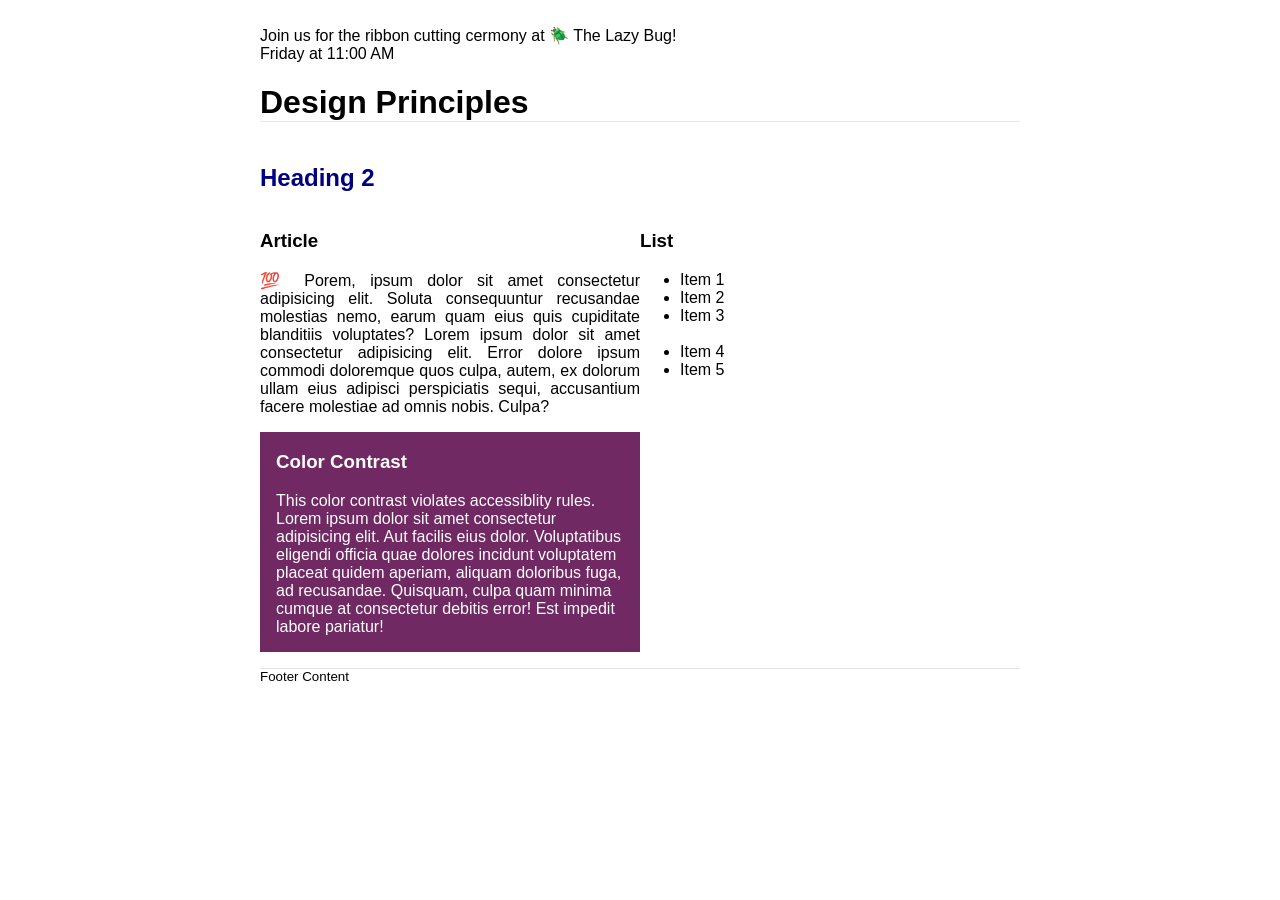
<file: week03/design.html>
<!DOCTYPE html>
<html lang="en">
<head>
    <meta charset="UTF-8">
    <meta name="viewport" content="width=device-width, initial-scale=1.0">
    <title>W03 Learning Activity: Design Principles</title>

    <!-- External Links -->
     <link rel="stylesheet" href="styles/design.css">
</head>
<body>
    <header>
        <div class="banner"><br>Join us for the ribbon cutting cermony at 🪲 The Lazy
            Bug!<br>Friday at 11:00 AM</div>
        <h1>Design Principles</h1>
    </header>

    <main>
        <h2>Heading 2</h2>
        <section>
            <h3>Article</h3>
            <article>
                <p>💯 Porem, ipsum dolor sit amet consectetur adipisicing elit. Soluta consequuntur recusandae molestias
                    nemo, earum quam eius quis cupiditate blanditiis voluptates? Lorem ipsum dolor sit amet consectetur
                    adipisicing elit. Error dolore ipsum commodi doloremque quos culpa, autem, ex dolorum ullam eius
                    adipisci perspiciatis sequi, accusantium facere molestiae ad omnis nobis. Culpa?</p>
            </article>
        </section>
        <section>
            <h3>List</h3>
            <ul>
                <li>Item 1</li>
                <li>Item 2</li>
                <li>Item 3<br><br></li>
                <li>Item 4</li>
                <li>Item 5</li>
            </ul>
        </section>
        <div class="callout">
            <h3>Color Contrast</h3>
            <p>This color contrast violates accessiblity rules. Lorem ipsum dolor sit amet consectetur adipisicing elit. Aut
                facilis eius dolor. Voluptatibus eligendi officia quae dolores incidunt voluptatem placeat quidem aperiam,
                aliquam doloribus fuga, ad recusandae. Quisquam, culpa quam minima cumque at consectetur debitis error! Est
                impedit labore pariatur!</p>
        </div>
    </main>

    <footer>
        Footer Content
    </footer>
</body>
</html>
</file>
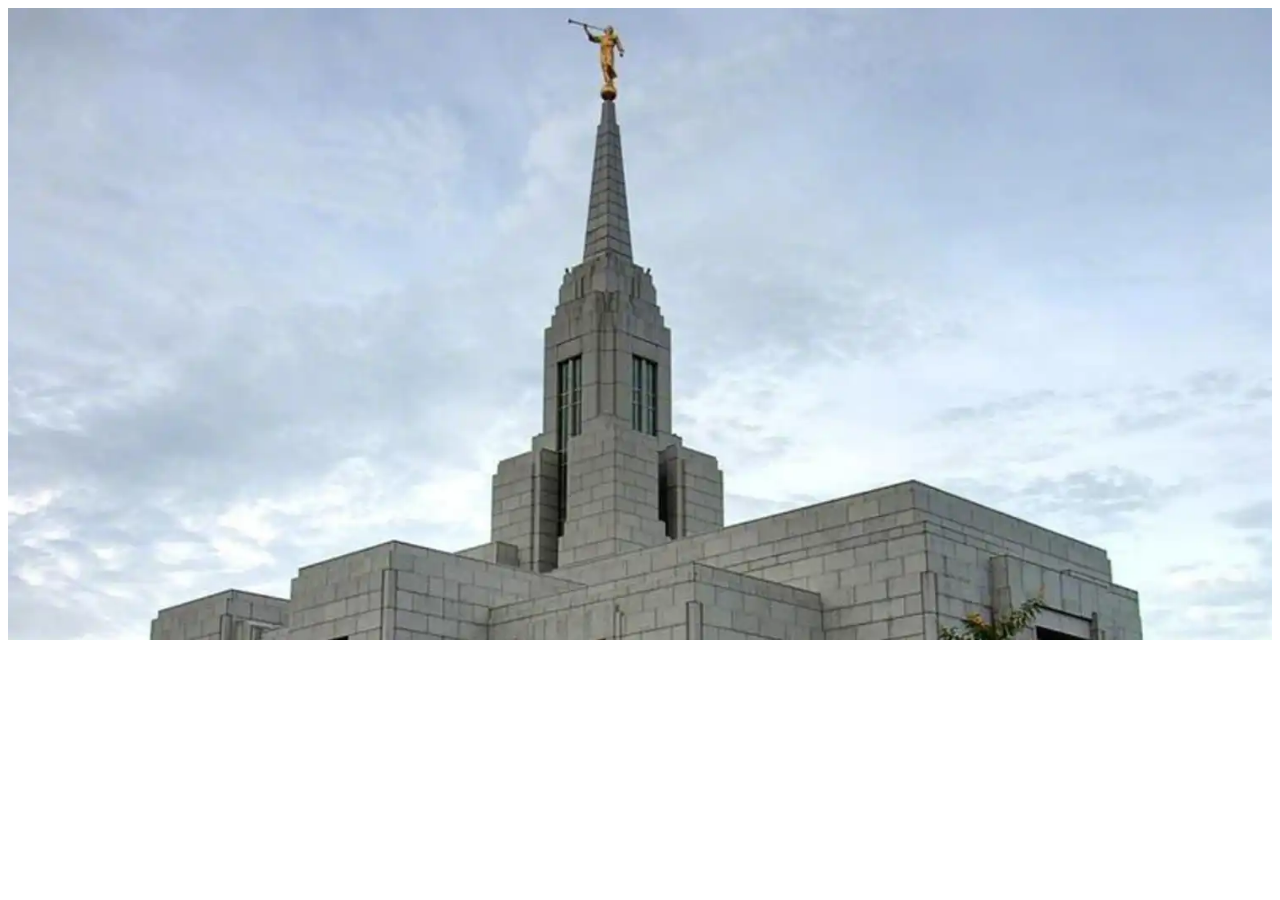
<file: week03/responsive-images.html>
<!DOCTYPE html>
<html lang="en">
<head>
    <meta charset="UTF-8">
    <meta name="viewport" content="width=device-width, initial-scale=1.0">
    <title>W03 Learning Activity: Responsive Images</title>

    <!-- External Links -->
    <link rel="stylesheet" href="styles/responsive-images.css">
</head>
<body>
    <main>
        <div class="hero">
            <picture>
                <source srcset="images/hero-large.webp" media="(min-width: 1000px)">
                <source srcset="images/hero-medium.webp" media="(min-width: 500px)">
                <img src="images/hero-small.webp" alt="Cebu City Philippine Temple" width="1500" height="750">
            </picture>
        </div>
    </main>
</body>
</html>
</file>
<file: styles/base.css>
* {
    margin: 0;
    padding: 0;
    box-sizing: border-box;
}

:root {
    --base-color: rgb(15, 32, 67); 
    /* Hex: #0F2043 | Main navigation headers, footers, primary text, or buttons. */
    --accent-color: rgb(0, 168, 107);
    /* Hex: #00A86B | Call-to-action buttons, active links, or highlights to bring vibrancy. */
    --main-text-color: rgb(34, 34, 34);
    /* Hex: #222222 | Body text color on lighter backgrounds or borders for elements. */
    --nav-text-color: rgb(255, 255, 255);
    /* Hex: #fffff | Text color on darker background */
    --secondary-color: rgb(44, 106, 182);
    /* Hex: #2C6AB6 | Subheaders, secondary button variants, or hover states. */
    /*  --heading-hero-text: "Montserrat", sans-serif;
        --navigation-small-UI: "Roboto", sans-serif;
        --body-text-list: "Inter", sans-serif; */
}

body {
    width: 100%;
    min-height: 100vh;
    display: flex;
    flex-direction: column;
}

header, footer {
    background-color:var(--base-color);
    color: var(--nav-text-color);
    font-family: "Montserrat", sans-serif;
    font-weight: 500;
    letter-spacing: -0.01em;
    text-align: center;
}

/* Header Section CSS */
header {
    display: block;
    height: auto;
}

header .course-title {
    font-size: 2rem;
    padding: 1rem 0;
    font-weight: bolder;
}

header nav {
    display: flex;
    justify-content: space-around;
    align-items: center;
    padding: .75rem;
}

header nav a{
    flex: 1;
    text-align: center;
    padding: .2rem 0;
    font-family: "Roboto", sans-serif;
    text-decoration: none;
    color: var(--background-color);
    font-weight: 600;
    
    border-bottom: 3px solid transparent;
}

header nav a:hover{
    border-bottom-color: var(--accent-color);
}


/* Main Section CSS */
main {
    flex: 1;

    display: grid;
    grid-template-columns: repeat(4, 1fr);
    row-gap: .2rem;
    column-gap: 1rem;
    padding: 1rem 3rem;
    font-family: "Inter", sans-serif;
    align-content: start;
    color: var(--main-text-color);

    position: relative;
    z-index: 1; 
}

main::before {
    content: "";
    position: absolute;
    top: 0;
    left: 0;
    width: 100%;
    height: 100%;
    z-index: -1;

    /* Background image styling */
    background-image:
        linear-gradient(rgb(255, 255, 255, 0.4), rgb(235, 224, 208, 0.4)),
        url(/images/bg.jpg);
    background-size: cover;
    background-position: center;
    background-repeat: no-repeat;

    opacity: 1;
}

main h1 {
    grid-column: 1/-1;
    text-align: center;
    padding: .8rem 0;
}

.about-me, .resources {
    padding: .5rem 1.5rem;
    border: 1px solid var(--main-text-color) ;
    border-radius: 8px;
    box-shadow: 0 4px 6px rgb(34, 34, 34, 0.5);
    background-color: var(--nav-text-color);

    letter-spacing: 0.7px;
}

main section h2.heading {
    text-align: center;
    background-color: var(--base-color);
    margin: -.5rem -1.5rem;
    padding: .8rem;
    color: var(--nav-text-color);

    font-family: "Montserrat", sans-serif;
    font-weight: 600;
}

/* BLOCK 1: About Me */
.about-me{
    grid-column: span 3;   
}

/* --- Class: Introduction --- */
.introduction {
    padding: 1rem 0;
    display: flex;
    align-items: center;
    gap: 30px;
    margin: .5rem;
}

.introduction .content {
    flex: 1;
}

.introduction img {
    border-radius: 50%;
    object-fit: cover;
    border: 1px solid var(--main-text-color);
    box-shadow: 0 4px 6px rgb(34, 34, 34, 0.3);
}

/* --- Class: Country  --- */
.country {
    display: flex;
    flex-wrap: wrap;
    align-items: center;
    gap: 1rem;

    padding-bottom: 1rem;
}
.country h3 {
    flex: 1 0 100%;
    text-align: center;
    color: var(--secondary-color);
    margin-bottom: 20px;

    border-bottom: 2px solid var(--base-color);
    display: table;
    margin-left: auto;
    margin-right: auto;
    padding-bottom: 6px;
}

.flag-container {
    order: 1;
    margin: 0;
    display: inline-flex;
    flex-direction: column;
    align-items: center;
    gap: 8px;
}

.flag-label {
    font-size: 0.7rem;
    font-weight: 600;
    font-style: italic;
    letter-spacing: 0.5px;
}

.country .content {
    flex: 1;
    order: 2;
}

/* BLOCK 2: Resources */
.resources {
    grid-column: span 1;
}

.resources ul {
    list-style-type: none;
    padding: 0;
    margin: 2rem 0 0;
    display: flex;
    flex-direction: column;
    gap: 0.4rem;
}

.resources li a {
    display: inline-block;
    color: var(--main-text-color);
    text-decoration: none;
    font-weight: 500;
    font-size: 1.1rem;
    padding: 6px 0;

    border-bottom: 2px solid transparent;
    transition: color 0.2s ease, border-bottom-color 0.2s ease;
}

.resources li a:hover {
    color: var(--accent-color);
    border-bottom-color: var(--accent-color);
}

/* Footer Section CSS */
footer {
    padding: 1rem 0;
    flex-shrink: 0;
}
</file>
<file: styles/place.css>
:root {
    --base-color: rgb(5, 9, 80);
    /* Hex: #0F2043 | Main navigation headers, footers, primary text, or buttons. */
    --accent-color: rgb(158, 5, 5);
    /* Hex: #00A86B | Call-to-action buttons, active links, or highlights to bring vibrancy. */
    --main-text-color: rgb(34, 34, 34);
    /* Hex: #222222 | Body text color on lighter backgrounds or borders for elements. */
    --nav-text-color: rgb(238, 237, 237);
    /* Hex: #fffff | Text color on darker background */
    --secondary-color: rgb(240, 222, 54);
    /* Hex: #2C6AB6 | Subheaders, secondary button variants, or hover states. */
    /*  
        --heading-hero-text: "Bodoni Moda SC", serif;
        --navigation-small-UI: "Roboto Slab", serif;
        --body-text-list: "Montserrat", sans-serif;
    */

    /* Extras */
    --shadow: 2px 6px 15px rgba(0,0,0,.15);
    --border-radius: 12px;
}

* {
    margin: 0;
    padding: 0;
    box-sizing: border-box;
}


body {
    font-family: "Montserrat", sans-serif;
    color: var(--main-text-color);
}

/* -- HEADER Section CSS  -- */
.title {
    padding: 0.8rem;
    background-color: var(--base-color);
    font-family: "Bodoni Moda SC", serif;
    font-weight: 900;
    font-size: 1.2rem;
    color: var(--nav-text-color);

    text-align: center;
    letter-spacing: 0.05rem;
    border-bottom: solid 8px var(--secondary-color);
}

/* -- MAIN Section CSS -- */
.hero {
    position: relative;
}

.hero img {
    width: 100%;
    height: auto;
}

.card {
    background-color: var(--nav-text-color);
    padding: 1rem .75rem .5rem;
    border-radius: var(--border-radius);
    box-shadow: var(--shadow);
}

.card h2 {
    text-align: center;
    font-family: "Roboto Slab", serif;
    color: var(--nav-text-color);
    font-weight: 800;

    background-color: var(--accent-color);
    padding: .5rem;
}


.weather img {
    display: flex;
    width: 80px;
    margin: 0 auto;
}

/* -- DATA LIST section css -- */
dl {
    display: grid;
    grid-template-columns: auto 1fr;
    gap: .35rem;

    padding: .3rem 2rem;
}

dt {
    text-align: right;
    font-weight: bold;
}

dd {
    margin-left: .25rem;
    text-align: left;
}

/* -- FOOTER Section CSS -- */
footer {
    background-color: var(--base-color);
    color: var(--nav-text-color);
    font-weight: 500;
    letter-spacing: -0.01em;
    text-align: center;

    padding: 1rem 0;
    flex-shrink: 0;
}

/* -- MOBILE Layout CSS */
@media (max-width:800px) {

    .hero {
        display: flex;
        flex-direction: column;
    }

    .card {
        margin: 2rem 1rem;
    }
}

/* -- DESKTOP Layout CSS */
@media (min-width:1600px) {

    .hero {
        display: grid;
        grid-template-columns: 1fr;
    }

    .hero picture {
        grid-column: 1;
        grid-row: 1;
    }

    .card {
        background-color: rgb(238, 237, 237, 0.75);
        box-shadow: 2px 6px 15px rgba(0, 0, 0, .2);
        backdrop-filter: blur(5px);

        padding: 2rem 1.5rem 1.5rem;
        position: relative;
    }

    .card h2{
        position: relative;
        left: -30px;
        width: calc(100% - 30px);
        margin: -1rem 0 1.5rem;
        padding: 1rem;
    }

    .data {
        position: absolute;
        top: 15vh;
        left: 5vw;
        width: 400px;
    }

    .weather {
        position: absolute;
        bottom: 3vh;
        right: 5vw;
        width: 350px;
    }

    .weather img {
        display: none;
    }

    .weather h2::after {
        content: " ⛅";
    }
}
</file>
<file: styles/temples.css>
/* -- temple.css */
* {
    margin: 0;
    padding: 0;
    box-sizing: border-box;
}

:root {
    --base-color: rgb(15, 32, 67);
    /* Hex: #0F2043 | Main navigation headers, footers, primary text, or buttons. */
    --accent-color: rgb(0, 168, 107);
    /* Hex: #00A86B | Call-to-action buttons, active links, or highlights to bring vibrancy. */
    --main-text-color: rgb(34, 34, 34);
    /* Hex: #222222 | Body text color on lighter backgrounds or borders for elements. */
    --nav-text-color: rgb(255, 255, 255);
    /* Hex: #fffff | Text color on darker background */
    --secondary-color: rgb(44, 106, 182);
    /* Hex: #2C6AB6 | Subheaders, secondary button variants, or hover states. */
    
    /* font-family: 
        "Montenegrin Gothic One", serif;
        "Playfair Display", serif; */
}

body {
    font-family: "Playfair Display", serif;
    letter-spacing: .02rem;
    min-height: 100vh;
    display: flex;
    flex-direction: column;
    color: var(--main-text-color);
}

header, footer {
    background-color: var(--base-color);
    color: var(--nav-text-color);
}

/* -- HEADER Section -- */
header {
    padding: 1rem;
    font-family: "Montenegrin Gothic One", serif;
    
    display: grid;
    grid-template-columns: 1fr 1fr;
    box-shadow: 0 0 10px var(--secondary-color);
}

.page-title {
    font-size: 2rem;
}

.navbar nav {
    display: flex;
    justify-content: space-around;
    align-items: center;
    padding: 0.5rem 0;
}

.navbar nav a {
    text-decoration: none;
    color: var(--nav-text-color);
    font-size: 1.3em;
    letter-spacing: 0.06em;
    text-align: center;
    flex: 1;

    border-bottom: 3px solid transparent;
    padding-bottom: 0.05rem;
}

.navbar nav a:hover, .navbar nav a:focus {
    border-bottom-color: var(--accent-color);
    border-radius: 3px;
    outline: none;
}

/* -- Hamburger Button -- */
.hamburger-btn {
    display: none !important;
    height: 32px;
    width: 40px;
    cursor: pointer;
    position: relative;
    /* background: transparent;
    border: none; */
}

/* Standard desktop navigation bar */
.hamburger-btn span,
.hamburger-btn span::before,
.hamburger-btn span::after {
    background: var(--nav-text-color);
    border-radius: 3px;
    content: '';
    position: absolute;
    width: 40px;
    height: 4px;
    left: 0;
    top: 50%;
    margin-top: -2px;

    -webkit-transition: .3s ease-in-out;
    -moz-transition: .3s ease-in-out;
    -o-transition: .3s ease-in-out;
    transition: .3s ease-in-out;
}

.hamburger-btn span::before {
    margin-top: -12px;
}

.hamburger-btn span::after {
    margin-top: 12px;
}

.hamburger-btn.active span {
    background: transparent;
}

.hamburger-btn.active span::before {
    margin-top: 0;

    -webkit-transform: rotate(45deg);
    -moz-transform: rotate(45deg);
    -o-transform: rotate(45deg);
    transform: rotate(45deg);
}

.hamburger-btn.active span::after {
    margin-top: 0;

    -webkit-transform: rotate(-45deg);
    -moz-transform: rotate(-45deg);
    -o-transform: rotate(-45deg);
    transform: rotate(-45deg);
}

/* -- MAIN Section -- */
main {
    flex: 1;
    width: 100%;
    max-width: 800px;
    margin: 0 auto;
    padding: 1rem;

    background: linear-gradient(rgb(255, 255, 255, 0.4), rgb(235, 224, 208, 0.4));
}

main h1 {
    text-align: center;
    padding: .5rem 0;
    font-family: "Montenegrin Gothic One", serif;
}

.gallery-container {
    display: grid;
    grid-template-columns: 1fr;
}

figure {
    margin: 0 0 1rem 0;
    padding: 0.5rem;
    box-sizing: border-box;
}

figure:last-child {
    margin-bottom: 0;
}

figure img{
    width: 100%;
    height: 200px;
    object-fit: cover;
    display: block;

    box-shadow: 0 0 6px var(--secondary-color);
    border: 1px solid var(--nav-text-color);
    border-radius: 3px;
}

figcaption {
    padding: 0.3rem 0;
    font-size: .9rem;
    color: var(--main-text-color);
    text-align: center;
}

/* -- FOOTER Section -- */
footer {
    text-align: center;
    padding: 1rem 0;
    line-height: 1.5;
}
</file>
<file: styles/temples-large.css>
/* -- temple-large.css */
@media screen and (min-width: 690px) {
    .gallery-container {
        grid-template-columns: repeat(3, 1fr);
    }

    figure {
        margin: 0 0.5rem;
    }

    figure:first-child {
        margin-left: 0;
    }

    figure:last-child {
        margin-right: 0;
    }
}

@media (max-width: 768px) {
    header {
        position: relative;
    }

    .page-title {
        font-size: 1.8rem;
    }

    /* Show the hamburger button on narrow screens */
    .hamburger-btn {
        display: block !important;
        margin-left: auto;
        /* Keeps it on the far right */
    }

    /* Hide the menu links by default on mobile */
    .navbar nav {
        display: none;
        flex-direction: column;
        width: 100%;
        position: absolute;
        top: 100%;
        left: 0;
        background-color: var(--base-color, rgb(15, 32, 67));
        box-shadow: 0 4px 6px rgb(15, 32, 67, 0.1);
        z-index: 100;
        gap: 0.2rem;
    }

    .navbar nav a {
        padding: 0.75rem 0;
        width: 100%;
    }

    .navbar nav a:hover, .navbar nav a:focus {
        background-color: var(--accent-color, rgb(0, 168, 107));
        color: var(--nav-text-color, rgb(255, 255, 255));
        font-weight: 600;
    }

    /* Show the menu when JS toggles the 'open' class */
    .navbar nav.open {
        display: flex;
    }
}
</file>
<file: project/styles/siteplan.css>
:root {
    --primary: #006D77;
    --secondary: #2A9D8F;
    --accent: #E76F51;
    --background: #F4EBD0;
    --white: #ffffff;
    --text: #333333;

    /* -- Google Fonts -- */
    --main-font: "Montserrat", sans-serif;
    --secondary-font: "Oswald", sans-serif;
    --accent-font: "Roboto Slab", serif;
}

* {
    margin: 0;
    padding: 0;
    box-sizing: border-box;
}

body {
    font-family: var(--main-font);
    background: var(--background);
    color: var(--text);
    line-height: 1.6;
}

header {
    background: var(--primary);
    color: var(--white);
    text-align: center;
    padding: 2rem;
}

.logo {
    width: 120px;
    margin-bottom: 10px;
}

h1,
h2,
h3 {
    font-family: var(--accent-font)
}

main {
    width: min(1000px, 90%);
    margin: auto;
    padding: 2rem 0;
}

section {
    background: var(--white);
    margin-bottom: 2rem;
    padding: 1.5rem;
    border-radius: 10px;
}

section h2 {
    color: var(--accent-font);
    margin-bottom: 1rem;
}

.colors {
    display: grid;
    grid-template-columns: repeat(auto-fit, minmax(180px, 1fr));
    gap: 1rem;
}

.color-card {
    border-radius: 8px;
    text-align: center;
    padding: 1rem;
    color: var(--white);
}

.blue {
    background: var(--primary);
}

.green {
    background: var(--secondary);
}

.orange {
    background: var(--accent);
}

.beige {
    background: var(--background);
    color: var(--text);
    border: 1px solid #ccc;
}

.menu-text {
    font-family: var(--secondary-font);
}

.heading-text {
    font-family: var(--accent-font);
}

.body-text {
    font-family: var(--main-font);
}

ul {
    list-style-type: none;
}

/* Wireframes */
.mobile-view,
.desktop-view {
    display: inline-block;
    width: 100%;
    max-width: 280px;
    margin: 1rem;
    padding: 1rem;
    background-color: var(--white);
    border: 1px solid #ddd;
    border-radius: 10px;
    box-shadow: 0 2px 8px rgba(0, 0, 0, 0.1);
    text-align: center;
    vertical-align: top;
}

.mobile-view img,
.desktop-view img {
    width: 100%;
    height: auto;
    display: block;
    border: 1px solid #ccc;
    border-radius: 6px;
}

.mobile-view figcaption,
.desktop-view figcaption {
    margin-top: 0.75rem;
    font-weight: 600;
    color: var(--primary);
}

footer {
    background: var(--primary);
    color: var(--white);
    text-align: center;
    padding: 1rem;
}
</file>
<file: week01/styles/layout.css>
* {
    margin: 0;
    padding: 0;
}

body {
    display: grid;
    height: 100vh;
    grid-template: auto 1fr auto / 300px 1fr auto;
}

p{
    padding: 1rem;
}

header, footer{
    background-color: rgb(0, 23, 66);
    color: white;
    grid-column: 1/4;
}

header {
    display: block;
    height: 8rem;
}

nav {
    background-color: rgb(18, 85, 141);
    margin: 2rem auto 0;
    padding: 1rem 0 1rem 2rem;
    display: flex;
    flex-wrap: wrap;
    align-items: center;
}

nav a {
    flex: 1 1 auto;
    display: block;
    font-family: Arial, Helvetica, sans-serif;
    color: white;
    text-decoration: none;
    padding: 0 1.5rem;
    font-weight: bold;
}

main {
    display: grid;
    grid-column: 1/4;
}

section {
    background-color: rgb(165, 165, 165);
    grid-column: 1/3;
}

aside {
    background-color: rgb(228, 228, 228);
    grid-column: 3/4;
}

footer {
    height: 10rem;
}

footer p {
    text-align: center;
}
</file>
<file: week02/styles/bom.css>
* {
    margin: 0;
    padding: 0;
}

body {
    height: 100vh;
    display: flex;
    flex-direction: column;
    align-items: center;
    justify-content: center;
    font-family: Acme, Arial, sans-serif;
}

h1 {
    font-size: 1.5rem;
}

main {
    margin: 1rem auto;
    border: 1px solid rgb(0 0 0 / 0.1);
    padding: 1rem;
    background-color: #ddd;
    display: flex;
    flex-direction: column;
}

input,
button {
    padding: 0.5rem;
}

button {
    margin: 0.5rem;
}

.delete {
    width: fit-content;
}

.input {
    display: flex;
    gap: 1rem;
}

.list {
    padding: 0.5rem;
}

ul {
    margin: 1rem;
    list-style: none;
}

li {
    display: flex;
    align-items: center;
    justify-content: space-between;
}

@media only screen and (min-width: 32.5em) {
    h1 {
        font-size: 2rem;
    }

    main {
        width: 320px;
    }
}
</file>
<file: week02/styles/media-query.css>
body {
    font-family: "Roboto", sans-serif;
}

header, main, footer {
    max-width: 640px;
    margin: 1rem auto;
    border: 1px solid #7397c0;
    padding: 1rem 1.5rem;
    background-color: #94c6ff;
}

main {
    display: grid;
    grid-template-columns: 1fr;
    grid-gap: 1.5rem;
}

section {
    padding: .7rem ;
    background-color: #ffffff;
}
</file>
<file: week02/styles/media-query-large.css>
@media screen and (min-width: 500px) {
    
    header {
        background-color: rgb(34, 34, 34);
        color: rgb(255, 246, 246);
    }

    main {
        grid-template-columns: 1fr 1fr;
    }
}
</file>
<file: week03/styles/design.css>
body {
    font-family: Roboto, helvetica, sans-serif;
}

header,
main,
footer {
    max-width: 760px;
    margin: 0 auto;
}

marquee {
    padding: 1rem;
    background-color: #eee;
}

h1 {
    border-bottom: 1px solid rgba(0, 0, 0, 0.1);
}

main {
    display: grid;
    grid-template-columns: 1fr 1fr;
}

h2 {
    color: navy;
    text-align: left;
    grid-column: 1/3;
}

article p {
    text-align: justify;

}

.callout {
    color: #fff;
    background-color: #702963;
    padding: 0 1rem;
}

footer {
    margin-top: 1rem;
    border-top: 1px solid rgba(0, 0, 0, 0.1);
    font-size: smaller;
    text-align: left;
}
</file>
<file: week03/styles/responsive-images.css>
.hero img {
    width: 100%;
    height: auto;
}
</file>
